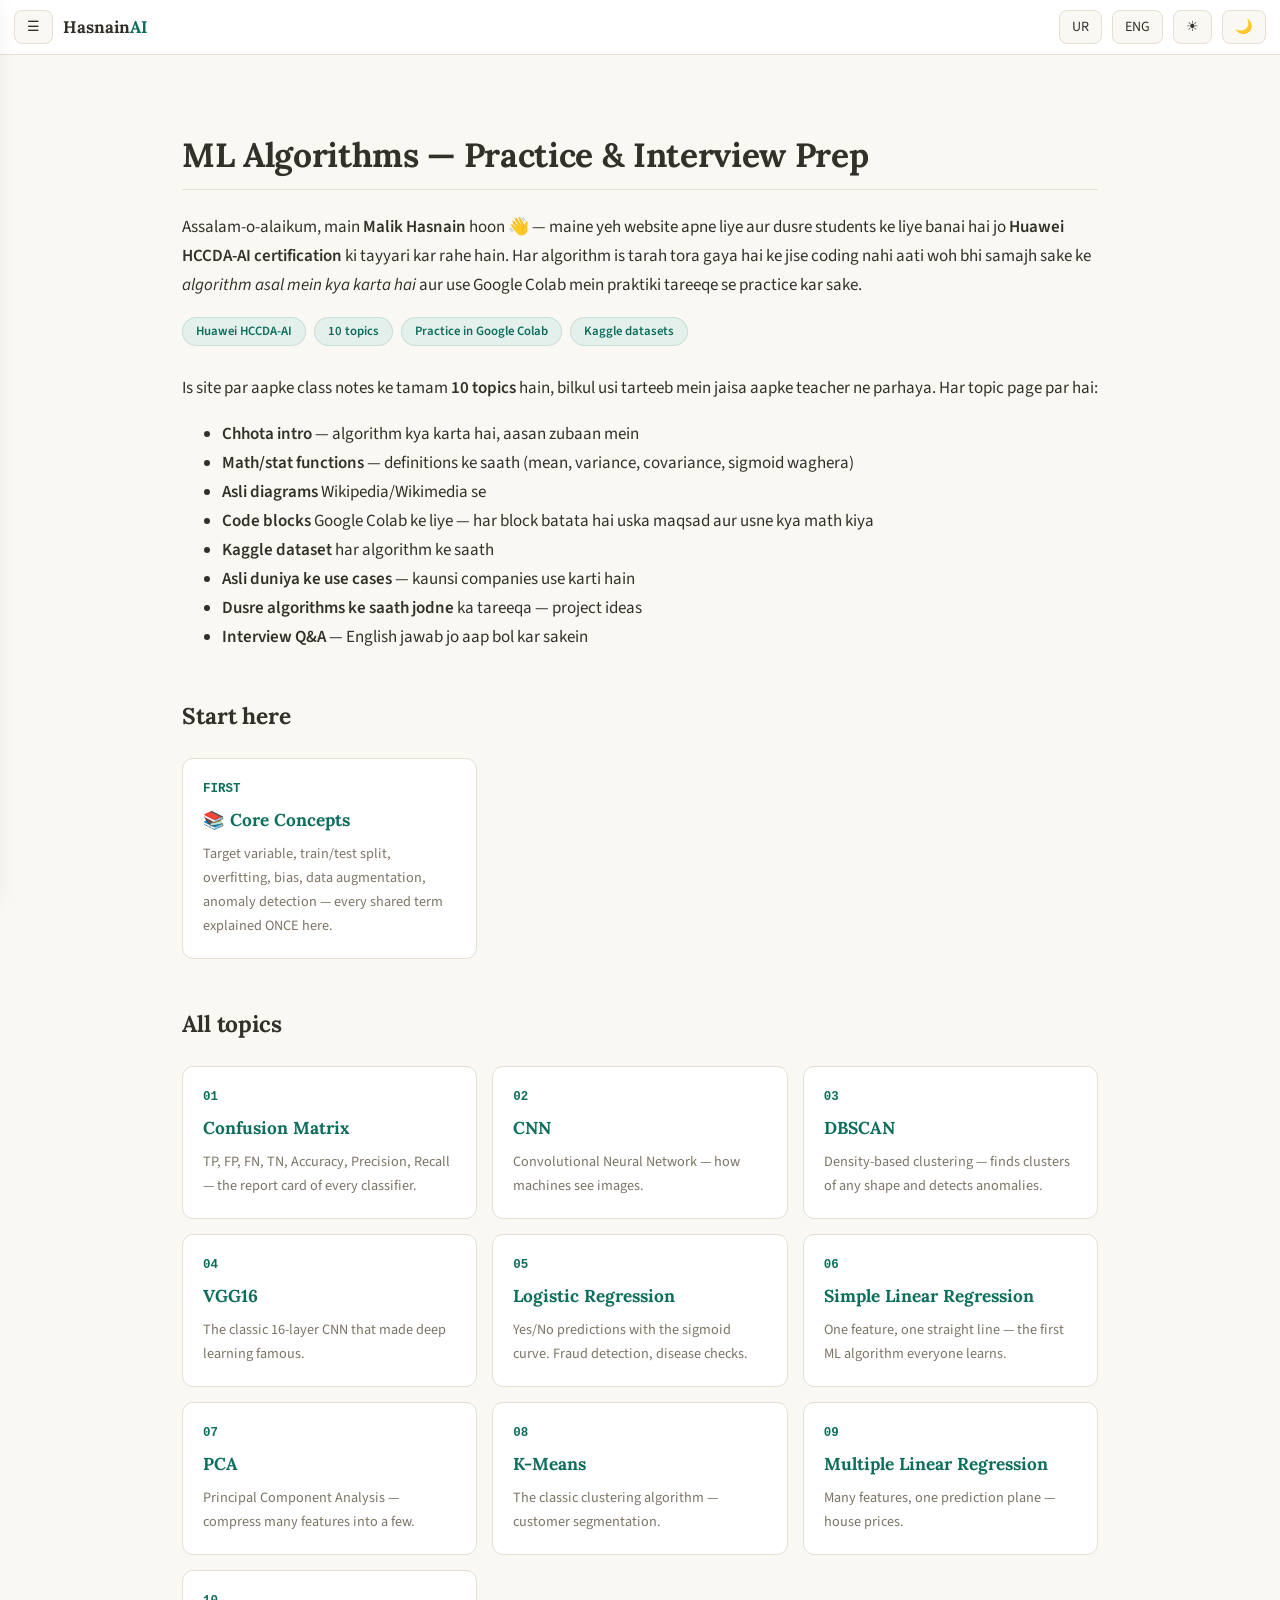
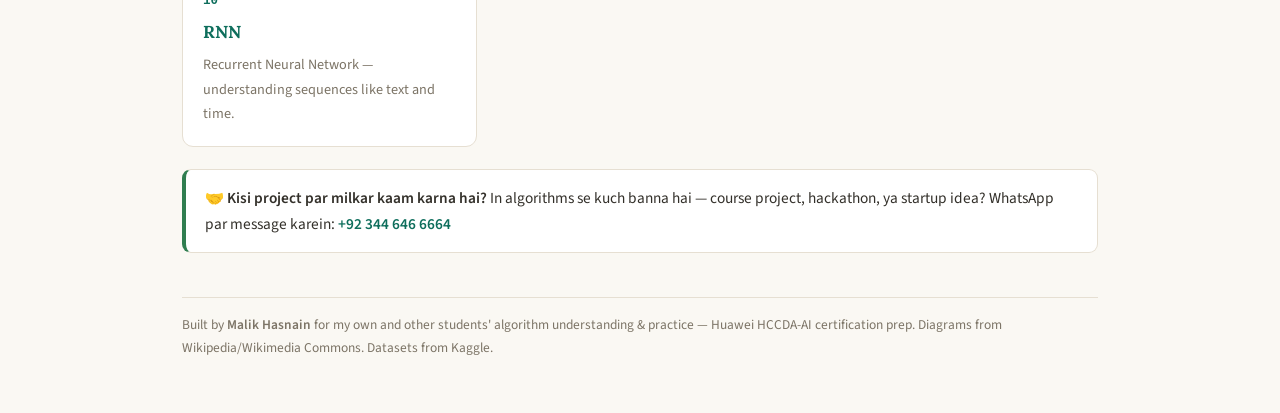
<file: index.html>
<!DOCTYPE html>
<html lang="en">
<head>
<meta charset="UTF-8">
<meta name="viewport" content="width=device-width, initial-scale=1.0">
<title>HasnainAI — ML Algorithm Practice | Huawei HCCDA-AI Course Preparation</title>
<meta name="description" content="Learn &amp; practice 10 ML algorithms — Linear &amp; Logistic Regression, K-Means, DBSCAN, PCA, CNN, VGG16, RNN, Confusion Matrix. Colab code blocks with explanations, math formulas, real-world use cases &amp; interview Q&amp;A. Built by Malik Hasnain for Huawei HCCDA-AI prep.">
<meta name="keywords" content="Huawei HCCDA-AI, machine learning practice, ML algorithms, linear regression, logistic regression, K-Means, DBSCAN, PCA, CNN, VGG16, RNN, confusion matrix, Google Colab, interview questions">
<meta name="author" content="Malik Hasnain">
<meta property="og:title" content="HasnainAI — ML Algorithm Practice for Huawei HCCDA-AI">
<meta property="og:description" content="10 ML algorithms explained with Colab code blocks, math, real use cases and interview Q&amp;A. Free practice site by Malik Hasnain.">
<meta property="og:type" content="website">
<link rel="stylesheet" href="assets/style.css">
</head>
<body>
  <div class="topbar">
    <button class="tb-btn tb-menu" aria-label="Menu">☰</button>
    <a class="tb-brand" href="index.html" style="text-decoration:none">Hasnain<span style="color:var(--accent)">AI</span></a>
    <button class="tb-btn" data-lang-btn="ru">UR</button>
    <button class="tb-btn" data-lang-btn="en">ENG</button>
    <button class="tb-btn" data-theme-btn="light" aria-label="Light mode">☀</button>
    <button class="tb-btn" data-theme-btn="dark" aria-label="Dark mode">🌙</button>
  </div>
  <div class="backdrop"></div>

<div class="layout">
  <aside class="sidebar">
    <a class="brand" href="index.html" style="text-decoration:none">Hasnain<span>AI</span></a>
    <div class="tagline">HCCDA-AI prep &amp; practice</div>
    <nav>
      <a href="index.html">🏠 Home</a>
      <a href="concepts.html">📚 Core Concepts</a>
      <div style="color:var(--muted);font-size:.75rem;margin:14px 0 4px 10px;">TOPICS (class sequence)</div>
      <a href="topics/confusion-matrix.html"><span class="num">01</span>Confusion Matrix</a>
      <a href="topics/cnn.html"><span class="num">02</span>CNN</a>
      <a href="topics/dbscan.html"><span class="num">03</span>DBSCAN</a>
      <a href="topics/vgg16.html"><span class="num">04</span>VGG16</a>
      <a href="topics/logistic-regression.html"><span class="num">05</span>Logistic Regression</a>
      <a href="topics/simple-linear-regression.html"><span class="num">06</span>Simple Linear Regression</a>
      <a href="topics/pca.html"><span class="num">07</span>PCA</a>
      <a href="topics/kmeans.html"><span class="num">08</span>K-Means</a>
      <a href="topics/multiple-regression.html"><span class="num">09</span>Multiple Regression</a>
      <a href="topics/rnn.html"><span class="num">10</span>RNN</a>
      <div class="side-box">
        <div class="box-title">Practice here</div>
        <a href="https://colab.research.google.com" target="_blank" rel="noopener">▶ Open Google Colab</a>
      </div>
      <div class="side-box">
        <div class="box-title">🤝 Collaborate</div>
        <a href="https://wa.me/923446466664" target="_blank" rel="noopener">💬 WhatsApp: +92 344 646 6664</a>
      </div>
    </nav>
  </aside>
  <main>
    <h1>ML Algorithms — Practice &amp; Interview Prep</h1>
    <p class="en">Hi, I'm <b>Malik Hasnain</b> 👋 — I built this website for myself and other students preparing for the <b>Huawei HCCDA-AI certification</b>. Every algorithm here is broken down so a non-coder can understand <i>what the algorithm actually does</i> and practice it hands-on in Google Colab.</p>
    <p class="ru">Assalam-o-alaikum, main <b>Malik Hasnain</b> hoon 👋 — maine yeh website apne liye aur dusre students ke liye banai hai jo <b>Huawei HCCDA-AI certification</b> ki tayyari kar rahe hain. Har algorithm is tarah tora gaya hai ke jise coding nahi aati woh bhi samajh sake ke <i>algorithm asal mein kya karta hai</i> aur use Google Colab mein praktiki tareeqe se practice kar sake.</p>
    <div class="meta">
      <span class="chip">Huawei HCCDA-AI</span>
      <span class="chip">10 topics</span>
      <span class="chip">Practice in Google Colab</span>
      <span class="chip">Kaggle datasets</span>
    </div>
    <p class="en">This site covers all <b>10 topics from your class notes</b>, in the exact sequence your teacher covered them. Every topic page has:</p>
    <p class="ru">Is site par aapke class notes ke tamam <b>10 topics</b> hain, bilkul usi tarteeb mein jaisa aapke teacher ne parhaya. Har topic page par hai:</p>
    <ul class="en">
      <li><b>Short intro</b> — what the algorithm does, in plain language</li>
      <li><b>Math/stat functions used</b> — with definitions (mean, variance, covariance, sigmoid, etc.)</li>
      <li><b>Authentic diagrams</b> from Wikipedia/Wikimedia</li>
      <li><b>Code in blocks</b> for Google Colab — every block explains its purpose and what math it performed</li>
      <li><b>Kaggle dataset</b> used with each algorithm</li>
      <li><b>Real use cases</b> — which companies use it</li>
      <li><b>How to combine</b> this algorithm with others in projects</li>
      <li><b>Interview Q&amp;A</b> — English answers you can speak aloud</li>
    </ul>
    <ul class="ru">
      <li><b>Chhota intro</b> — algorithm kya karta hai, aasan zubaan mein</li>
      <li><b>Math/stat functions</b> — definitions ke saath (mean, variance, covariance, sigmoid waghera)</li>
      <li><b>Asli diagrams</b> Wikipedia/Wikimedia se</li>
      <li><b>Code blocks</b> Google Colab ke liye — har block batata hai uska maqsad aur usne kya math kiya</li>
      <li><b>Kaggle dataset</b> har algorithm ke saath</li>
      <li><b>Asli duniya ke use cases</b> — kaunsi companies use karti hain</li>
      <li><b>Dusre algorithms ke saath jodne</b> ka tareeqa — project ideas</li>
      <li><b>Interview Q&amp;A</b> — English jawab jo aap bol kar sakein</li>
    </ul>
    
    <h2>Start here</h2>
    <div class="grid">
      <a class="card" href="concepts.html">
        <div class="card-num">FIRST</div>
        <h3>📚 Core Concepts</h3>
        <p>Target variable, train/test split, overfitting, bias, data augmentation, anomaly detection — every shared term explained ONCE here.</p>
      </a>
    </div>
    <h2>All topics</h2>
    <div class="grid">
      <a class="card" href="topics/confusion-matrix.html"><div class="card-num">01</div><h3>Confusion Matrix</h3><p>TP, FP, FN, TN, Accuracy, Precision, Recall — the report card of every classifier.</p></a>
      <a class="card" href="topics/cnn.html"><div class="card-num">02</div><h3>CNN</h3><p>Convolutional Neural Network — how machines see images.</p></a>
      <a class="card" href="topics/dbscan.html"><div class="card-num">03</div><h3>DBSCAN</h3><p>Density-based clustering — finds clusters of any shape and detects anomalies.</p></a>
      <a class="card" href="topics/vgg16.html"><div class="card-num">04</div><h3>VGG16</h3><p>The classic 16-layer CNN that made deep learning famous.</p></a>
      <a class="card" href="topics/logistic-regression.html"><div class="card-num">05</div><h3>Logistic Regression</h3><p>Yes/No predictions with the sigmoid curve. Fraud detection, disease checks.</p></a>
      <a class="card" href="topics/simple-linear-regression.html"><div class="card-num">06</div><h3>Simple Linear Regression</h3><p>One feature, one straight line — the first ML algorithm everyone learns.</p></a>
      <a class="card" href="topics/pca.html"><div class="card-num">07</div><h3>PCA</h3><p>Principal Component Analysis — compress many features into a few.</p></a>
      <a class="card" href="topics/kmeans.html"><div class="card-num">08</div><h3>K-Means</h3><p>The classic clustering algorithm — customer segmentation.</p></a>
      <a class="card" href="topics/multiple-regression.html"><div class="card-num">09</div><h3>Multiple Linear Regression</h3><p>Many features, one prediction plane — house prices.</p></a>
      <a class="card" href="topics/rnn.html"><div class="card-num">10</div><h3>RNN</h3><p>Recurrent Neural Network — understanding sequences like text and time.</p></a>
    </div>
    <div class="callout green en">
      <b>🤝 Want to collaborate on a project?</b> Building something with these algorithms — for a course project, hackathon, or startup idea? Message me on WhatsApp: <a href="https://wa.me/923446466664" target="_blank" rel="noopener"><b>+92 344 646 6664</b></a>
    </div>
    <div class="callout green ru">
      <b>🤝 Kisi project par milkar kaam karna hai?</b> In algorithms se kuch banna hai — course project, hackathon, ya startup idea? WhatsApp par message karein: <a href="https://wa.me/923446466664" target="_blank" rel="noopener"><b>+92 344 646 6664</b></a>
    </div>
    <p class="footer-note">Built by <b>Malik Hasnain</b> for my own and other students' algorithm understanding &amp; practice — Huawei HCCDA-AI certification prep. Diagrams from Wikipedia/Wikimedia Commons. Datasets from Kaggle.</p>
  </main>
</div>
<script src="/assets/app.js"></script>
</body>
</html>
</file>
<file: assets/style.css>
@import url('https://fonts.googleapis.com/css2?family=Lora:wght@500;600;700&family=Source+Sans+3:wght@400;600;700&display=swap');

/* hasnainai — warm editorial light theme */
:root {
  --bg: #FAF8F3;            /* warm paper */
  --card: #FFFFFF;
  --border: #E6DFD2;
  --text: #33302A;          /* soft ink */
  --muted: #7C7466;
  --accent: #0E6E5C;        /* deep teal */
  --accent-soft: #E4F0EC;
  --amber: #A16207;         /* warm ochre for terms */
  --amber-soft: #FBF3E2;
  --green: #2F7D4F;
  --red: #B4433A;
  --ink-dark: #22252A;      /* code block bg */
  --mono: ui-monospace, SFMono-Regular, Menlo, Consolas, monospace;
  --serif: 'Lora', Georgia, 'Times New Roman', serif;
  --sans: 'Source Sans 3', -apple-system, 'Segoe UI', sans-serif;
}
* { box-sizing: border-box; }
[hidden] { display: none !important; }  /* language toggle must beat any display rule */
html { scroll-behavior: smooth; }
html, body { max-width: 100%; overflow-x: hidden; }  /* no horizontal scroll, any screen */
body { padding-top: 47px; }
main > *, .term, .qa, .callout { transition: opacity .18s ease, transform .18s ease; }
.lang-fading main > * { opacity: 0; transform: translateY(4px); }
body {
  margin: 0; background: var(--bg); color: var(--text);
  font-family: var(--sans);
  font-size: 17px;
  line-height: 1.7;
}
a { color: var(--accent); text-decoration: none; }
a:hover { text-decoration: underline; text-decoration-color: #0E6E5C55; text-underline-offset: 3px; }

.layout { display: flex; min-height: 100vh; }
.sidebar {
  position: fixed; left: 0; top: 0; bottom: 0; width: 288px; z-index: 70;
  background: var(--card); border-right: 1px solid var(--border);
  padding: 22px 16px 26px; height: 100vh; overflow-y: auto;
  transform: translateX(-105%); transition: transform .24s ease;
  box-shadow: 4px 0 24px rgba(0,0,0,.14);
}
.sidebar.open { transform: translateX(0); }
.sidebar .brand { font-family: var(--serif); font-weight: 700; font-size: 1.45rem; color: var(--text); letter-spacing: -0.01em; }
.sidebar a.brand { text-decoration: none; }
.sidebar .brand span { color: var(--accent); }
.sidebar .tagline { color: var(--muted); font-size: .82rem; margin: 2px 0 20px; }
.sidebar nav a {
  display: block; padding: 6px 12px; border-radius: 7px; color: var(--text);
  font-size: .93rem; margin-bottom: 1px; border-left: 3px solid transparent;
}
.sidebar nav a:hover { background: var(--bg); text-decoration: none; }
.sidebar nav a.active { background: var(--accent-soft); color: var(--accent); border-left: 3px solid var(--accent); font-weight: 600; }
.sidebar nav .num { color: var(--muted); font-size: .76rem; margin-right: 7px; font-family: var(--mono); }
.sidebar .side-box {
  margin-top: 14px; padding: 11px 12px; border: 1px solid var(--accent);
  border-left-width: 3px;
  border-radius: 9px; background: var(--accent-soft);
}
.sidebar .side-box .box-title { font-size: .74rem; letter-spacing: .04em; text-transform: uppercase; color: var(--accent); font-weight: 700; }
.sidebar .side-box a { display: block; margin-top: 4px; font-size: .87rem; font-weight: 700; color: var(--accent); }

main { flex: 1; padding: 64px 52px 40px; max-width: 1020px; margin: 0 auto; }
h1 {
  font-family: var(--serif); font-size: 2.1rem; font-weight: 700; line-height: 1.25;
  letter-spacing: -0.01em; border-bottom: 1px solid var(--border); padding-bottom: 14px;
}
h2 { font-family: var(--serif); font-size: 1.42rem; margin-top: 46px; color: var(--text); letter-spacing: -0.005em; }
h3 { font-family: var(--sans); font-size: 1.08rem; font-weight: 700; margin-top: 28px; }
p, li, td, th, .term, .qa { overflow-wrap: break-word; }
strong, b { font-weight: 600; }

.meta { display: flex; gap: 8px; flex-wrap: wrap; margin: 16px 0 28px; }
.meta .chip {
  background: var(--accent-soft); color: var(--accent); border: 1px solid #0E6E5C22;
  border-radius: 999px; padding: 3px 13px; font-size: .8rem; font-weight: 600;
}

.callout {
  background: var(--card); border: 1px solid var(--border); border-left: 4px solid var(--accent);
  border-radius: 9px; padding: 15px 19px; margin: 20px 0; font-size: .96rem;
}
.callout.green { border-left-color: var(--green); }
.callout.yellow { border-left-color: var(--amber); background: var(--amber-soft); }
.callout.red { border-left-color: var(--red); }

.formula {
  background: var(--card); border: 1px solid var(--border); border-radius: 9px;
  padding: 14px 20px; margin: 16px 0; font-family: var(--mono); font-size: 1rem;
  color: #174A3F; overflow-x: auto; text-align: center;
}
.formula .note { font-family: var(--sans); color: var(--muted); font-size: .87rem; margin-top: 7px; }

pre {
  position: relative; max-width: 100%; background: var(--ink-dark); border: 1px solid #2E333B;
  border-radius: 10px; padding: 18px; overflow-x: auto; font-size: .86rem; line-height: 1.6;
  box-shadow: 0 1px 3px rgba(40,35,25,.08);
}
pre code { font-family: var(--mono); color: #E8E6E0; }
.copy-btn {
  position: absolute; top: 9px; right: 9px; background: #303740; color: #B9BFC8;
  border: 1px solid #3D444E; border-radius: 6px; padding: 3px 11px; font-size: .73rem;
  cursor: pointer; font-family: var(--sans);
}
.copy-btn:hover { color: #fff; background: #3A424C; }
.block-label { font-size: .8rem; font-weight: 700; color: var(--green); margin: 30px 0 6px; font-family: var(--mono); letter-spacing: .02em; }

figure { margin: 26px 0; text-align: center; }
figure img { max-width: 100%; height: auto; border-radius: 9px; background: #fff; padding: 10px; border: 1px solid var(--border); }
figcaption { font-size: .84rem; color: var(--muted); margin-top: 9px; font-style: italic; }

table { border-collapse: collapse; width: 100%; margin: 18px 0; font-size: .93rem;
  display: block; overflow-x: auto; max-width: 100%; -webkit-overflow-scrolling: touch; }
th, td { border: 1px solid var(--border); padding: 9px 13px; text-align: left; }
th { background: var(--accent-soft); color: var(--text); font-weight: 600; }
tbody tr:nth-child(even) { background: #FFFFFF; }
tbody tr:nth-child(odd) { background: var(--bg); }

.term {
  background: var(--amber-soft); border: 1px solid #EAD9AE; border-radius: 9px;
  padding: 13px 17px; margin: 11px 0; font-size: .97rem;
}
.term b { color: var(--amber); font-weight: 700; }

.qa { border: 1px solid var(--border); border-radius: 9px; margin: 11px 0; overflow: hidden; background: var(--card); }
.qa .q { background: var(--bg); padding: 11px 17px; font-weight: 700; font-size: .96rem; }
.qa .a { padding: 11px 17px; border-top: 1px solid var(--border); font-size: .95rem; }

.grid { display: grid; grid-template-columns: repeat(auto-fill, minmax(min(262px, 100%), 1fr)); gap: 15px; margin: 22px 0; }
.card {
  background: var(--card); border: 1px solid var(--border); border-radius: 11px; padding: 20px;
  transition: border-color .15s, box-shadow .15s;
}
.card:hover { border-color: var(--accent); box-shadow: 0 3px 10px rgba(20,40,35,.07); text-decoration: none; }
.card .card-num { color: var(--accent); font-family: var(--mono); font-size: .78rem; font-weight: 700; }
.card h3 { margin: 6px 0; font-family: var(--serif); font-size: 1.08rem; }
.card p { color: var(--muted); font-size: .89rem; margin: 0; }

.prevnext { display: flex; justify-content: space-between; margin-top: 64px; border-top: 1px solid var(--border); padding-top: 20px; font-size: .95rem; }
.footer-note { color: var(--muted); font-size: .84rem; margin-top: 44px; border-top: 1px solid var(--border); padding-top: 16px; }

/* ===== Theme (dark) + toggles + mobile drawer ===== */
html[data-theme="dark"] {
  --bg: #1C1B18; --card: #26241F; --border: #3A362E;
  --text: #E9E4D8; --muted: #A39B8B;
  --accent: #4DBFA8; --accent-soft: #1F3A33;
  --amber: #D9A94A; --amber-soft: #332C1D;
  --ink-dark: #14161A;
}
html[data-theme="dark"] tbody tr:nth-child(odd) { background: #221F1A; }
html[data-theme="dark"] tbody tr:nth-child(even) { background: #26241F; }

.topbar {
  display: flex; position: fixed; top: 0; left: 0; right: 0; z-index: 60;
  background: var(--card); border-bottom: 1px solid var(--border);
  padding: 10px 14px; align-items: center; gap: 10px;
}
.topbar .tb-brand { font-family: var(--serif); font-weight: 700; font-size: 1.05rem; flex: 1; }
a.tb-brand, .topbar a.tb-brand { color: var(--text); text-decoration: none; }
a.tb-brand:active { opacity: .7; }
.tb-btn {
  background: var(--bg); border: 1px solid var(--border); color: var(--text);
  border-radius: 8px; padding: 6px 12px; font-size: .88rem; cursor: pointer; font-family: var(--sans);
}
.tb-btn:active { background: var(--accent-soft); }

.toggle-row { display: flex; gap: 8px; margin-top: 14px; }
.toggle-row .tb-btn { flex: 1; text-align: center; }

.backdrop { display: none; position: fixed; inset: 0; background: rgba(20,17,10,.45); z-index: 55; }

.backdrop.show { display: block; }
@media (min-width: 901px) and (max-width: 1199px) {
  main { padding: 64px 36px 40px; }        /* tablet/laptop */
}
@media (min-width: 1400px) {
  main { padding: 80px 64px 48px; }        /* big screens: roomier */
  body { font-size: 18px; }                /* larger type on big displays */
}
@media (max-width: 900px) {
  main { padding: 60px 18px 24px; max-width: 100%; }
  h1 { font-size: 1.6rem; }
  h2 { font-size: 1.25rem; margin-top: 34px; }
  body { font-size: 16px; }
  pre { font-size: .8rem; padding: 14px; }
  table { font-size: .85rem; display: block; overflow-x: auto; }
  .grid { grid-template-columns: 1fr; }
}
</file>
